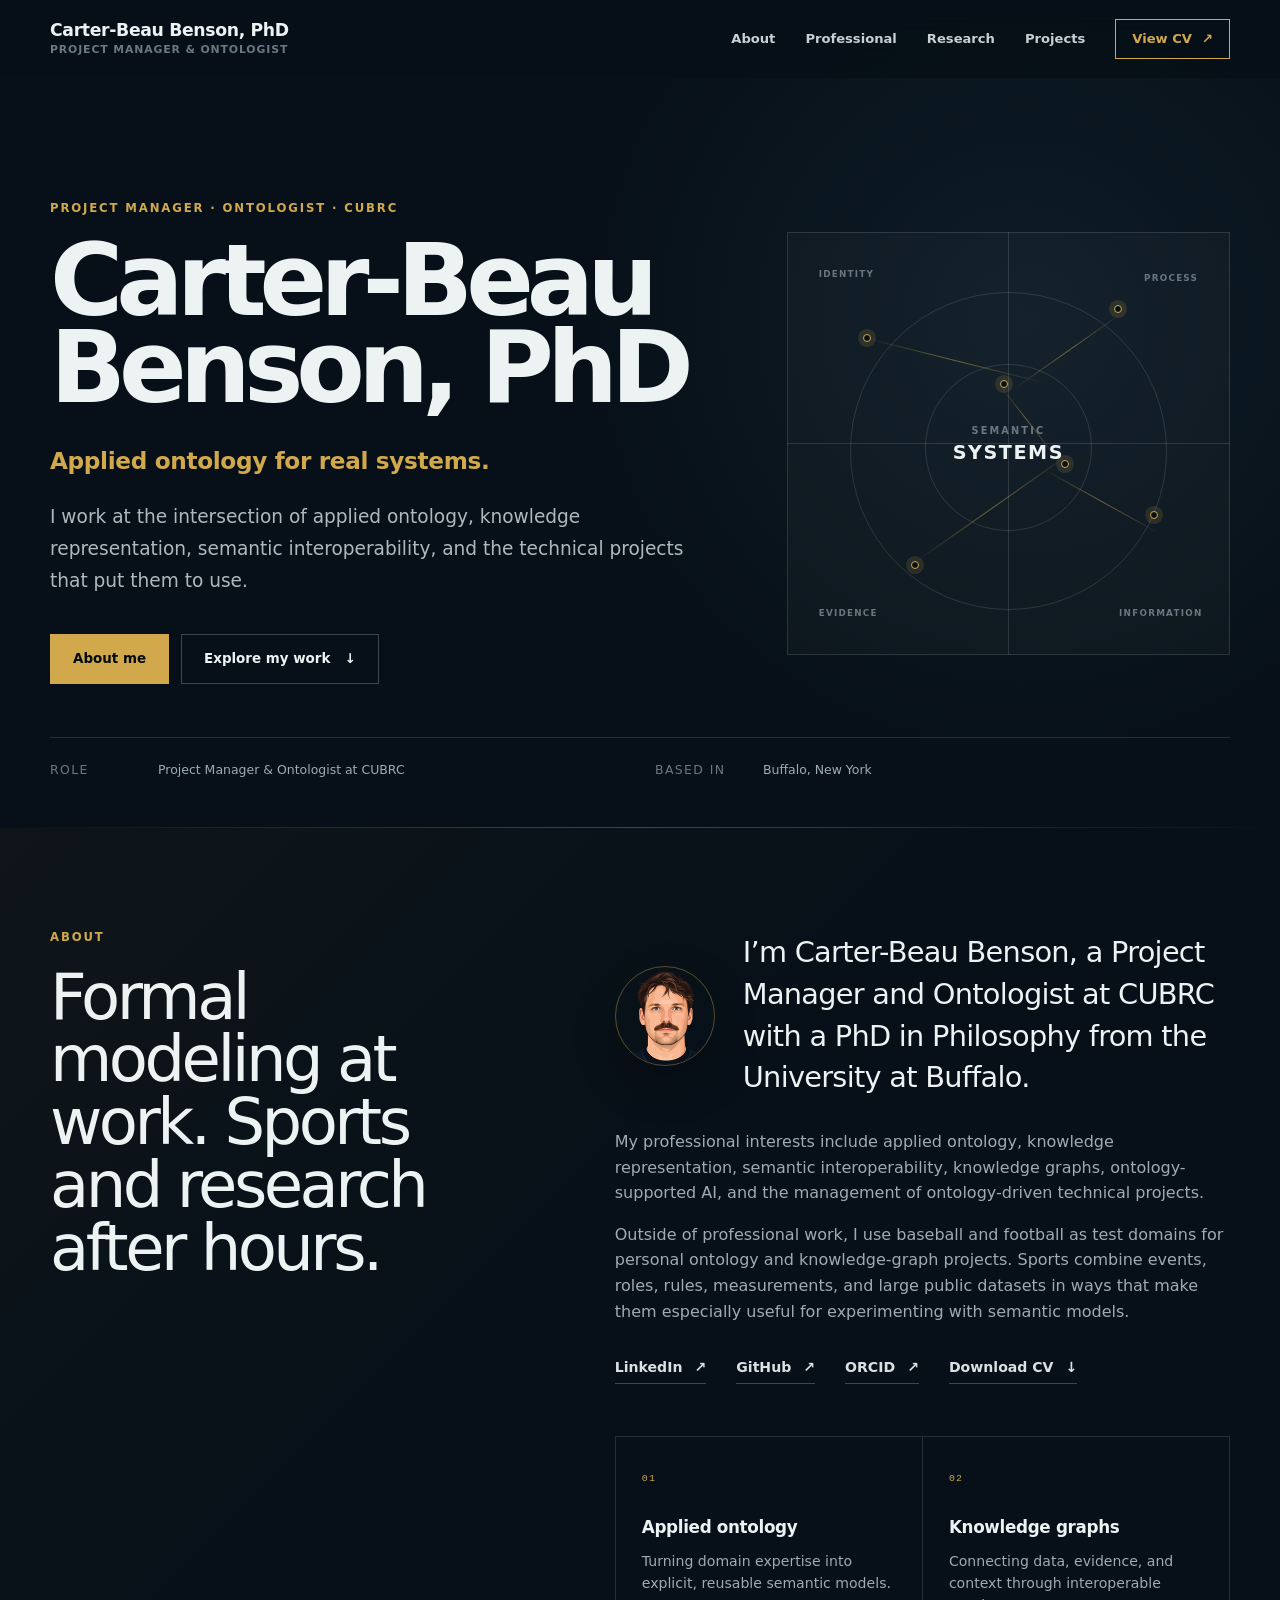
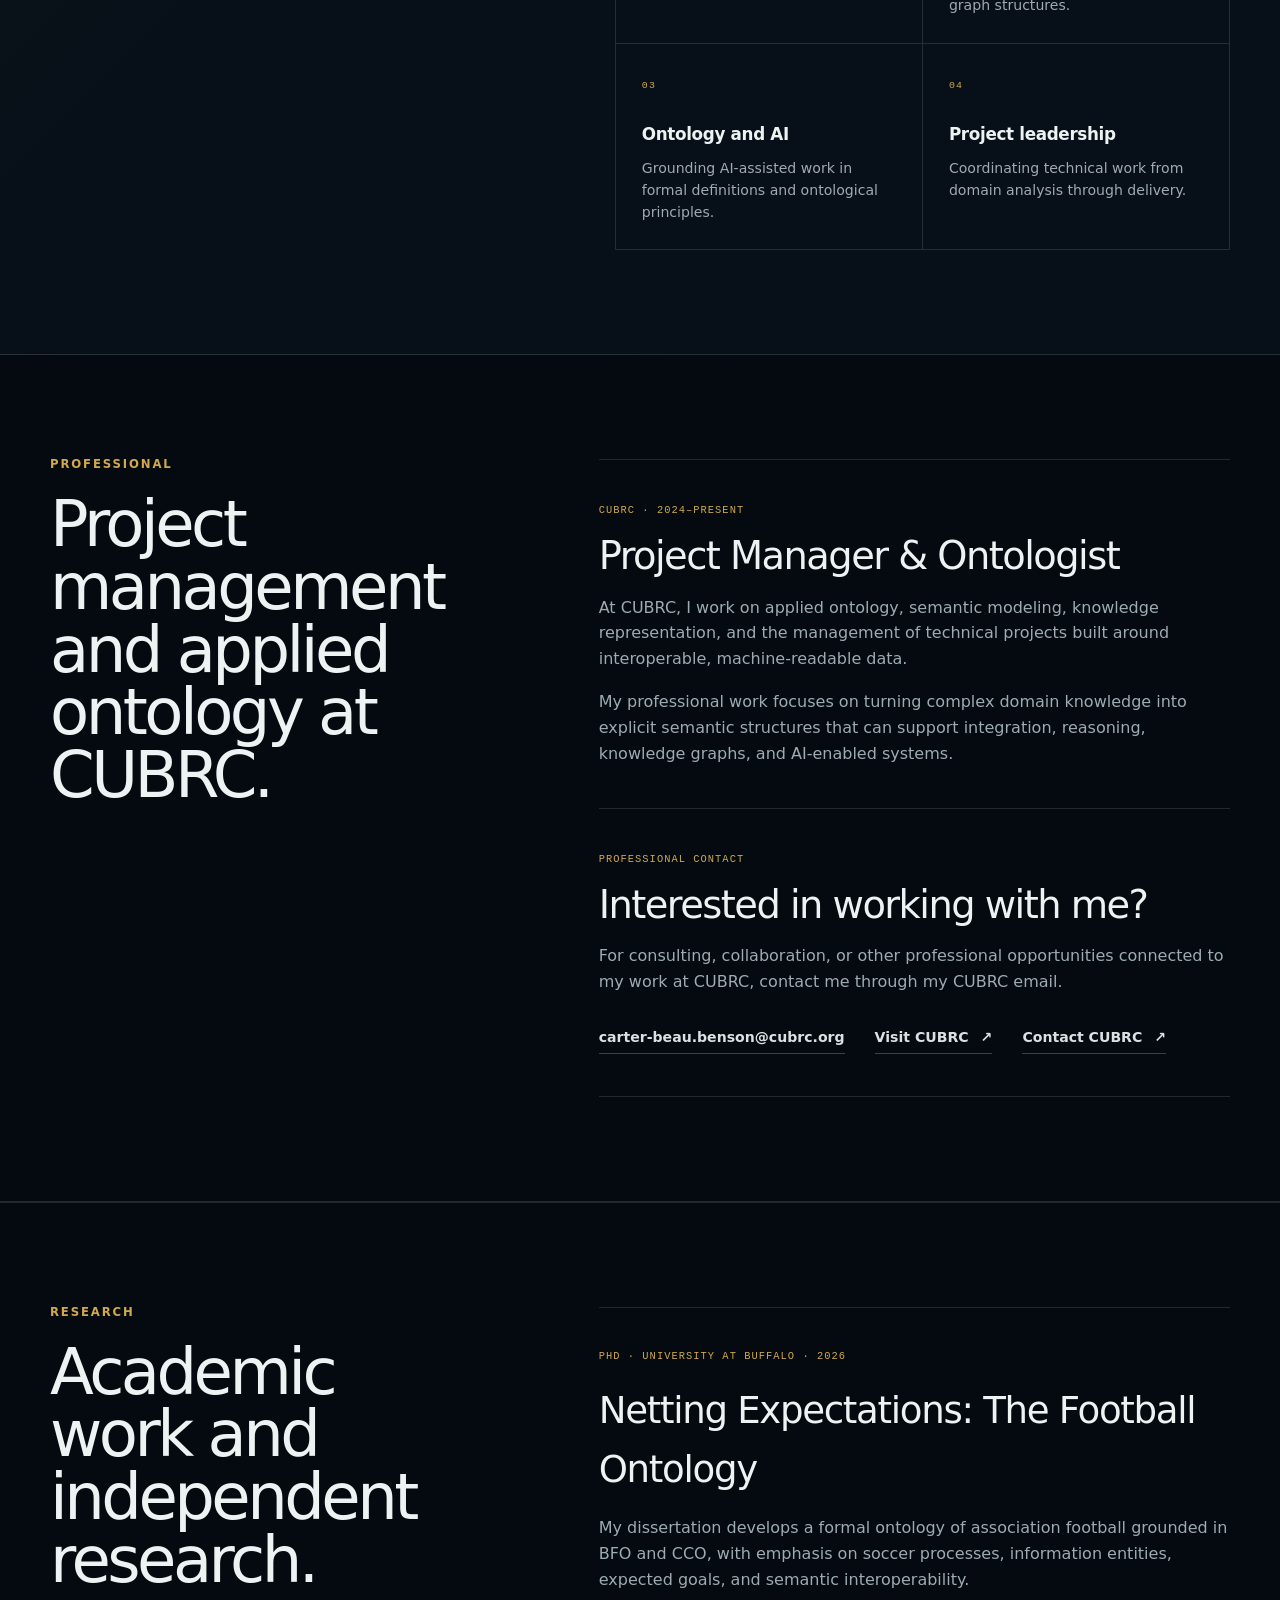
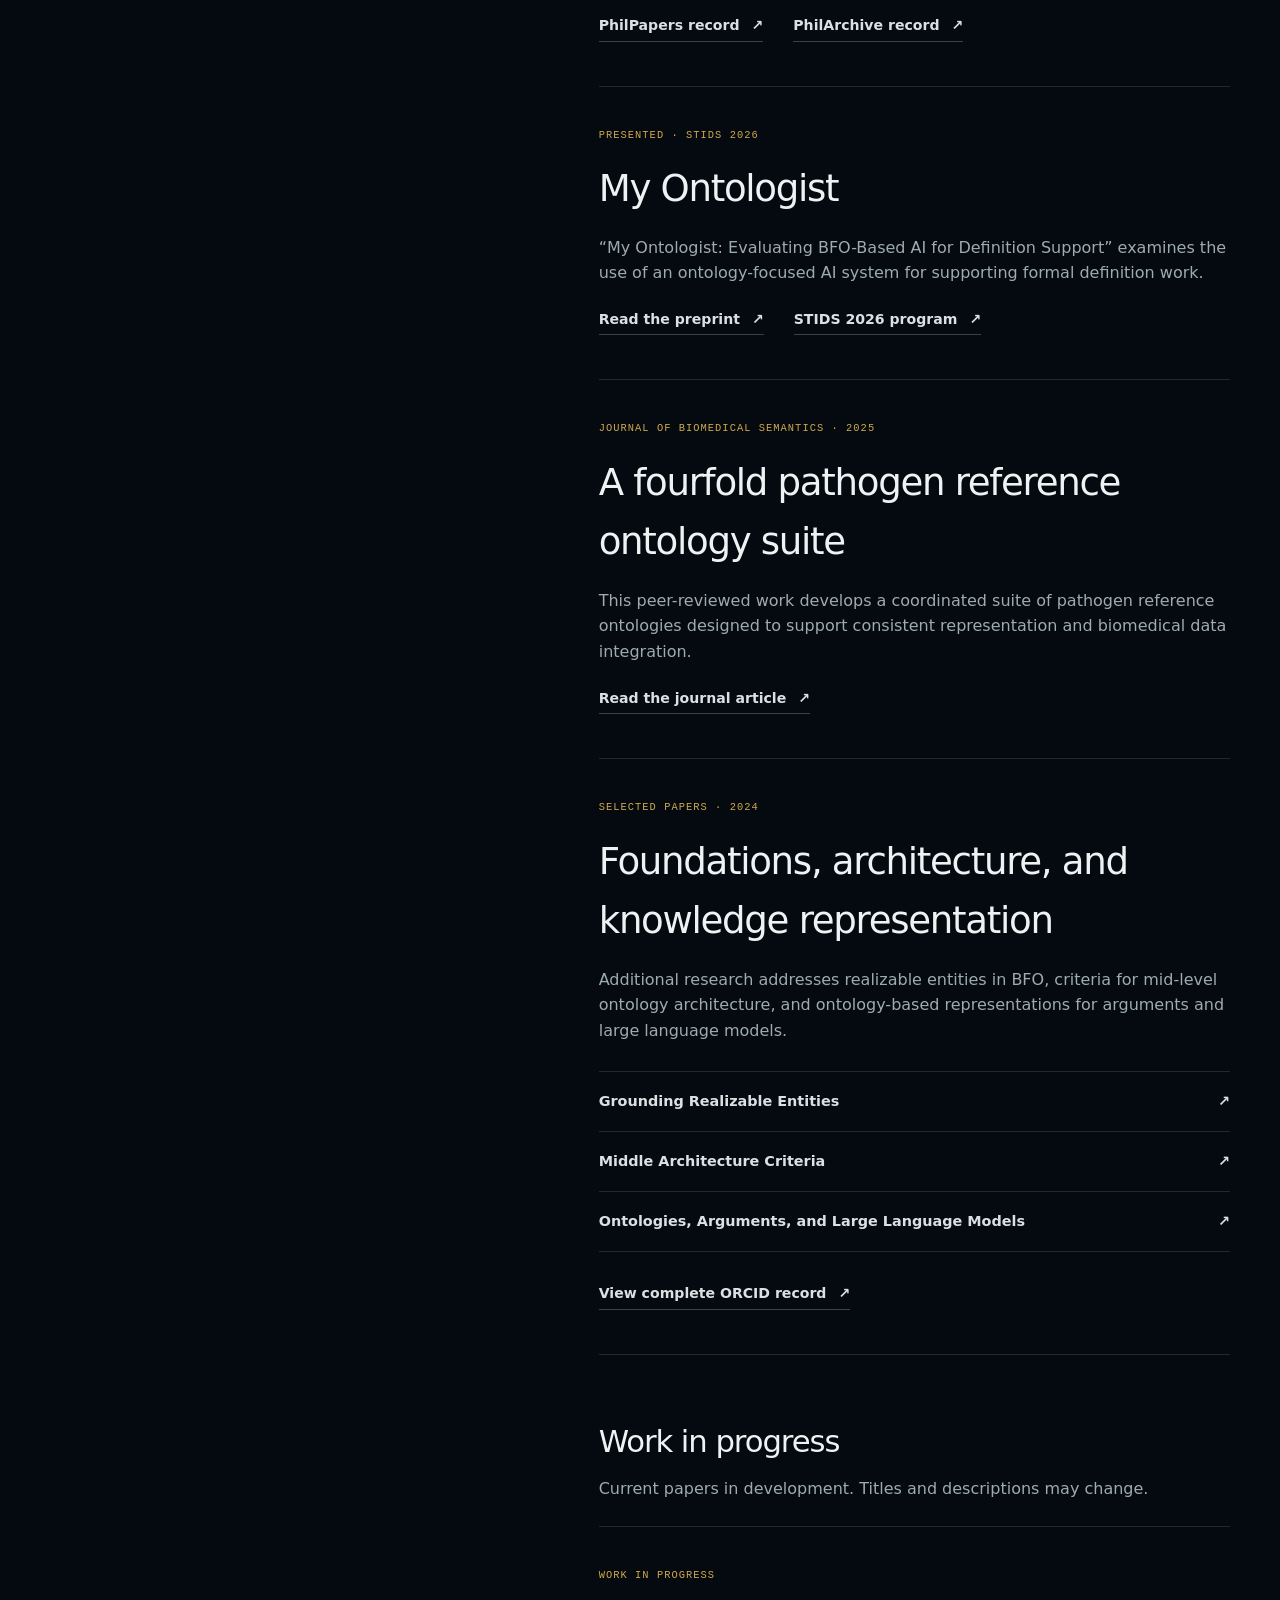
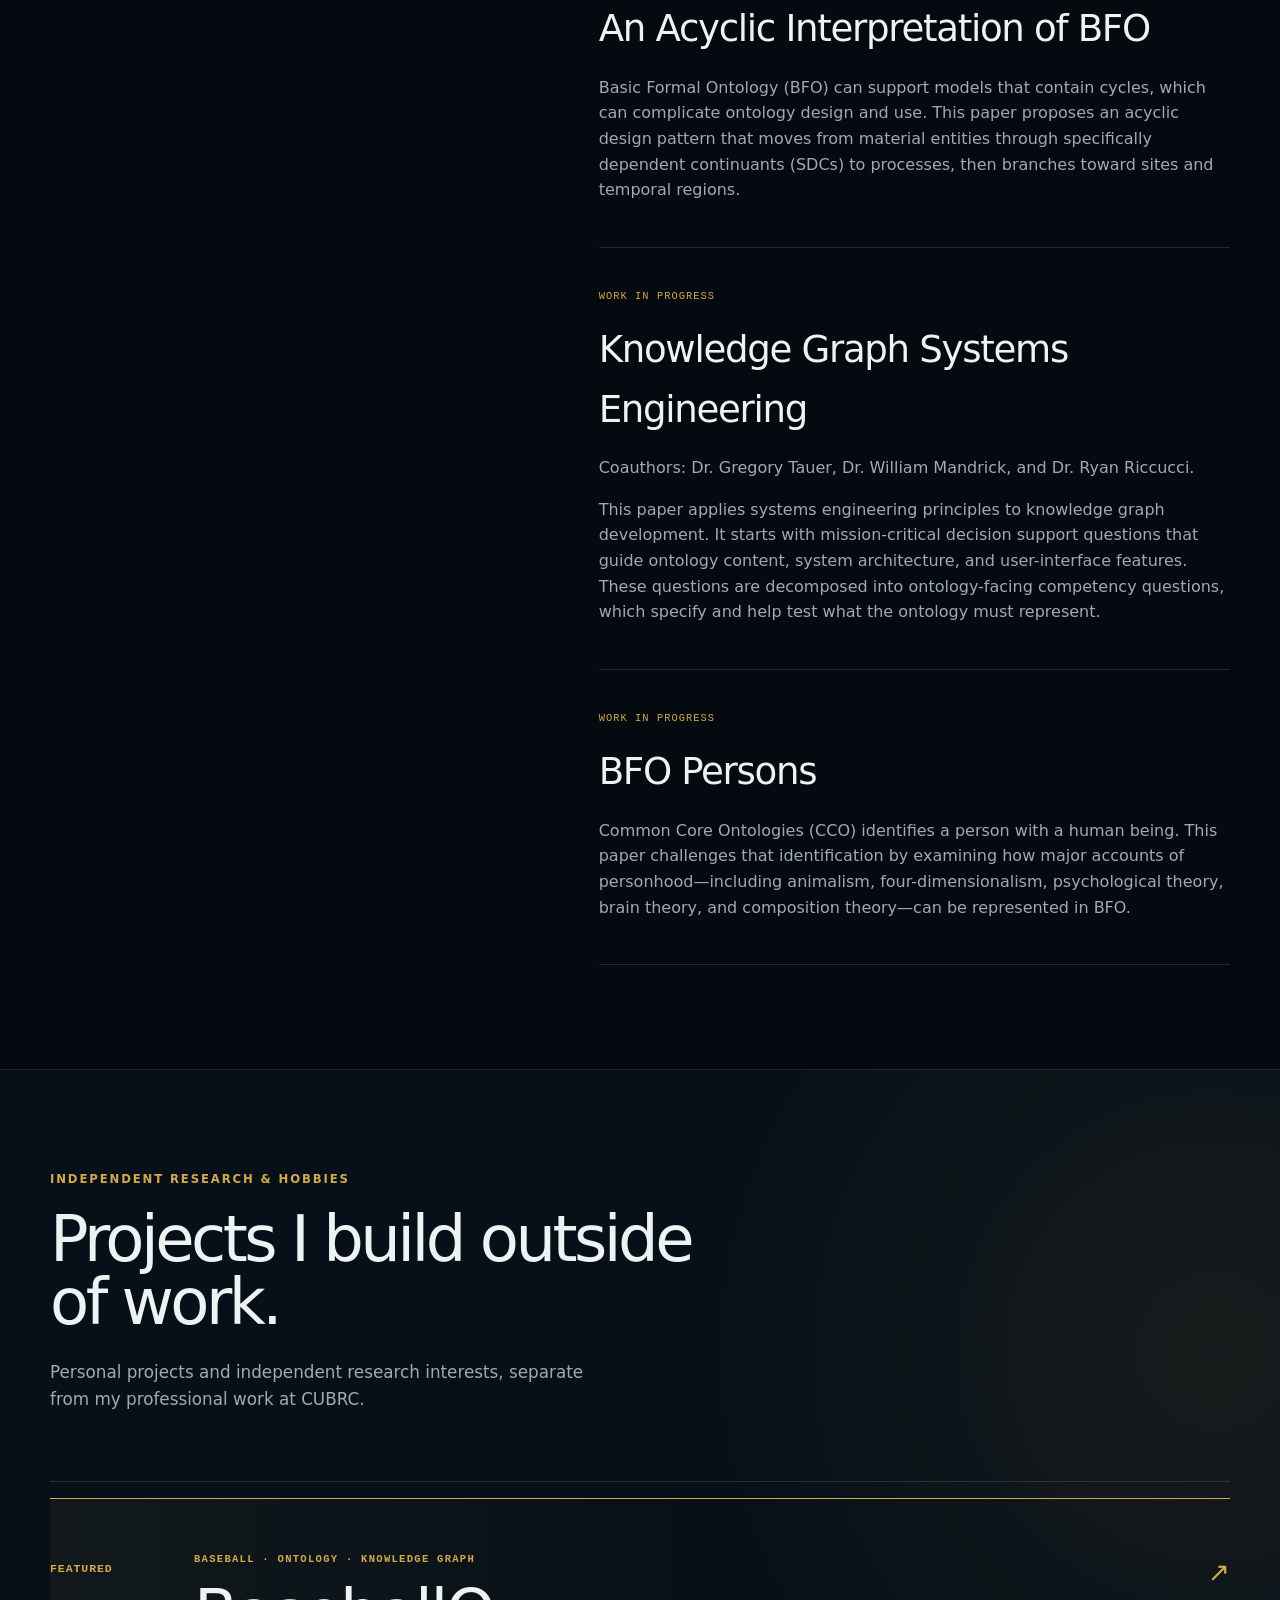
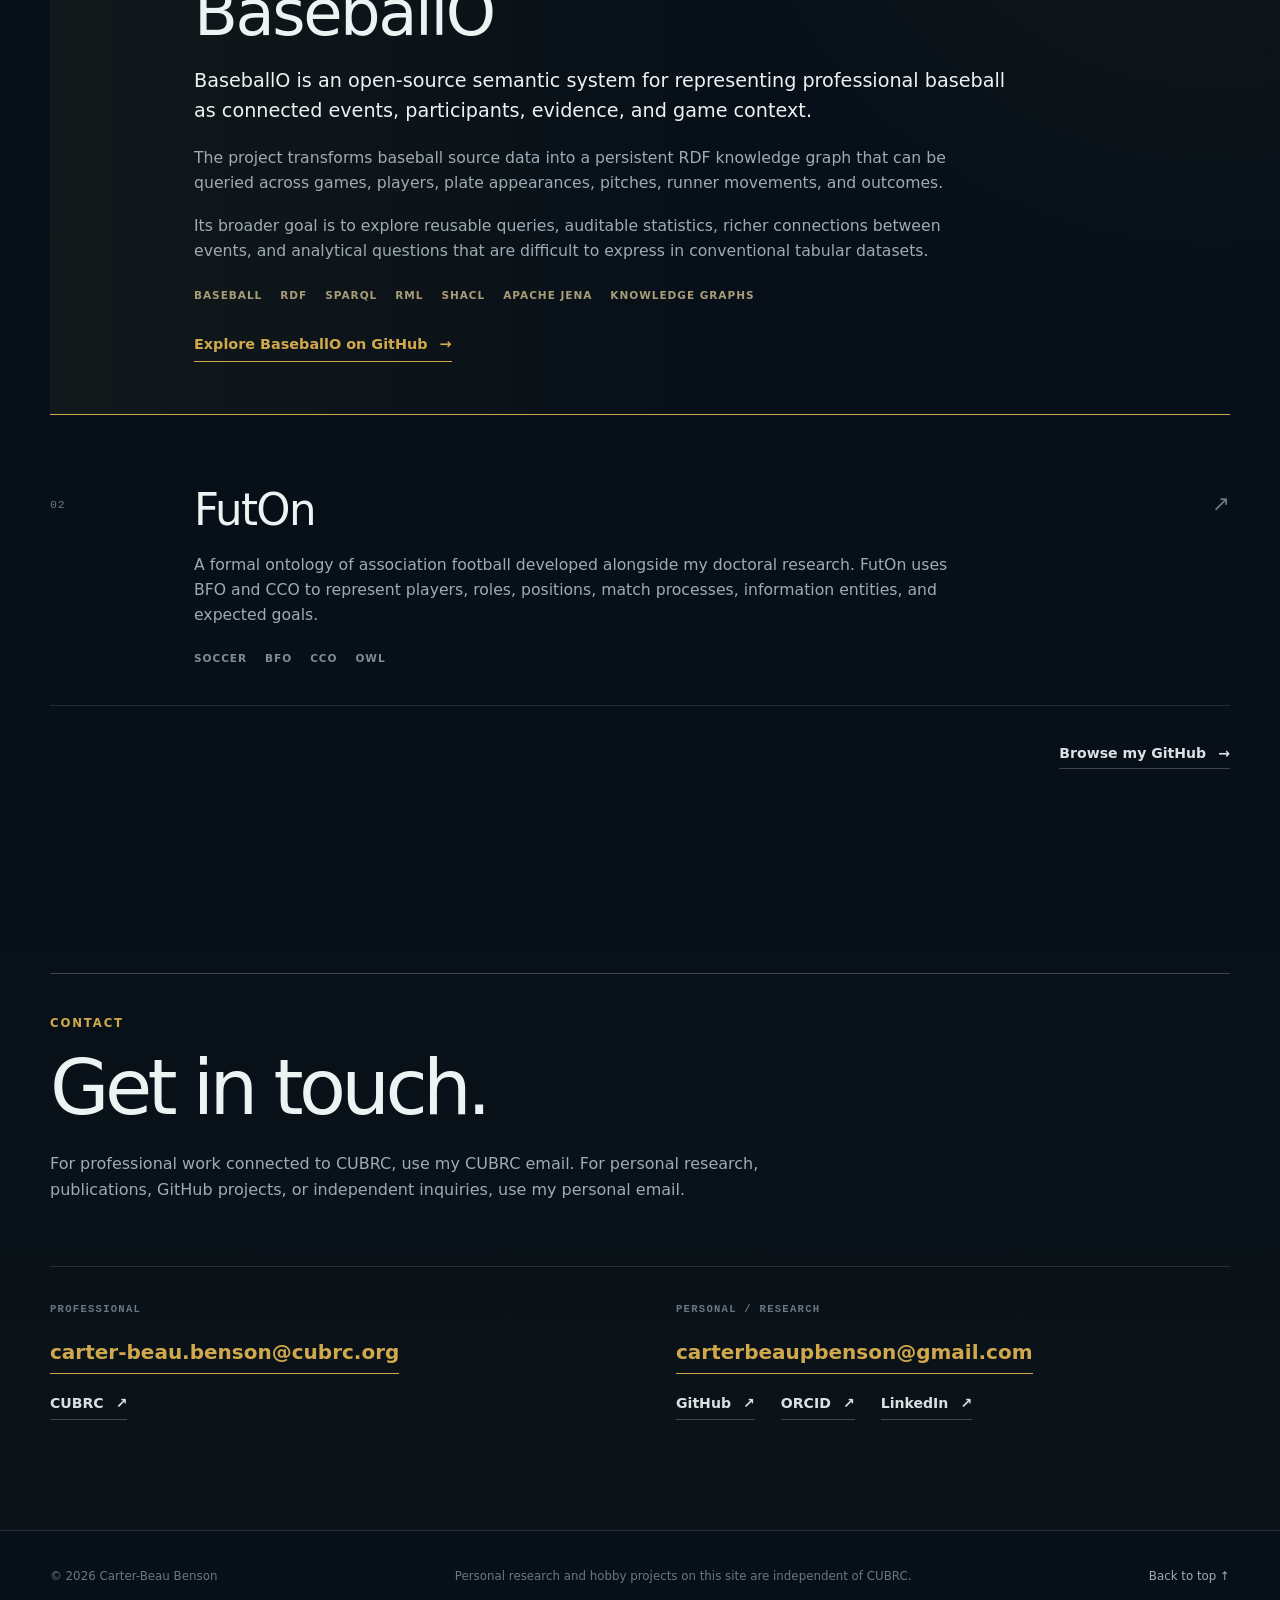
<file: index.html>
<!doctype html>
<html lang="en">
<head>
  <meta charset="utf-8">
  <meta name="viewport" content="width=device-width, initial-scale=1">

  <title>Carter-Beau Benson, PhD | Ontologist &amp; Project Manager</title>
  <meta name="description" content="Carter-Beau Benson, PhD, is a project manager and ontologist at CUBRC in Buffalo, New York, specializing in applied ontology, knowledge graphs, semantic interoperability, and AI.">
  <meta name="author" content="Carter-Beau Benson">
  <meta name="robots" content="index, follow, max-image-preview:large">
  <meta name="google-site-verification" content="ydsdQN-cW3eKal6jK9Np4tlbRAz12TFwUGpYooYy6WM">
  <meta name="theme-color" content="#071018">
  <link rel="canonical" href="https://carterbeaubenson.github.io/personalsite/">
  <link rel="icon" type="image/png" sizes="16x16" href="assets/favicon-ontology-sports-16.png">
  <link rel="icon" type="image/png" sizes="32x32" href="assets/favicon-ontology-sports-32.png">
  <link rel="icon" type="image/png" sizes="64x64" href="assets/favicon-ontology-sports-64.png">
  <link rel="apple-touch-icon" sizes="192x192" href="assets/favicon-ontology-sports-192.png">

  <meta property="og:type" content="profile">
  <meta property="og:title" content="Carter-Beau Benson, PhD | Ontologist &amp; Project Manager">
  <meta property="og:description" content="Applied ontology, knowledge graphs, semantic interoperability, AI, and technical project management.">
  <meta property="og:url" content="https://carterbeaubenson.github.io/personalsite/">
  <meta property="og:image" content="https://carterbeaubenson.github.io/personalsite/assets/og.png">
  <meta property="og:image:width" content="1731">
  <meta property="og:image:height" content="909">
  <meta property="og:image:alt" content="Carter-Beau Benson, PhD — Ontologist and Project Manager">
  <meta property="profile:first_name" content="Carter-Beau">
  <meta property="profile:last_name" content="Benson">
  <meta name="twitter:card" content="summary_large_image">
  <meta name="twitter:image" content="https://carterbeaubenson.github.io/personalsite/assets/og.png">

  <script type="application/ld+json">
  {
    "@context": "https://schema.org",
    "@graph": [
      {
        "@type": "WebSite",
        "@id": "https://carterbeaubenson.github.io/personalsite/#website",
        "url": "https://carterbeaubenson.github.io/personalsite/",
        "name": "Carter-Beau Benson",
        "publisher": { "@id": "https://carterbeaubenson.github.io/personalsite/#person" }
      },
      {
        "@type": "ProfilePage",
        "@id": "https://carterbeaubenson.github.io/personalsite/#profile",
        "url": "https://carterbeaubenson.github.io/personalsite/",
        "name": "Carter-Beau Benson, PhD — Ontologist and Project Manager",
        "dateModified": "2026-10-28",
        "mainEntity": { "@id": "https://carterbeaubenson.github.io/personalsite/#person" },
        "isPartOf": { "@id": "https://carterbeaubenson.github.io/personalsite/#website" }
      },
      {
        "@type": "Person",
        "@id": "https://carterbeaubenson.github.io/personalsite/#person",
        "name": "Carter-Beau Benson",
        "givenName": "Carter-Beau",
        "familyName": "Benson",
        "honorificSuffix": "PhD",
        "url": "https://carterbeaubenson.github.io/personalsite/",
        "image": "https://carterbeaubenson.github.io/personalsite/assets/carter-beau-benson-headshot.jpg",
        "description": "Ontologist and project manager specializing in applied ontology, knowledge representation, semantic interoperability, knowledge graphs, and ontology-supported AI.",
        "jobTitle": ["Project Manager", "Ontologist"],
        "worksFor": {
          "@type": "Organization",
          "name": "CUBRC",
          "url": "https://www.cubrc.org/"
        },
        "alumniOf": {
          "@type": "CollegeOrUniversity",
          "name": "University at Buffalo"
        },
        "address": {
          "@type": "PostalAddress",
          "addressLocality": "Buffalo",
          "addressRegion": "NY",
          "addressCountry": "US"
        },
        "knowsAbout": [
          "Applied ontology",
          "Knowledge representation",
          "Knowledge graphs",
          "Semantic interoperability",
          "Ontology-supported artificial intelligence"
        ],
        "sameAs": [
          "https://www.linkedin.com/in/carterbeaubenson",
          "https://github.com/CarterBeauBenson",
          "https://orcid.org/0009-0006-5880-7503",
          "https://www.researchgate.net/profile/Carter-Beau-Benson"
        ],
        "subjectOf": [
          {
            "@type": "CreativeWork",
            "name": "Netting Expectations: The Football Ontology",
            "url": "https://philpapers.org/rec/BENNET"
          },
          {
            "@type": "ScholarlyArticle",
            "name": "A fourfold pathogen reference ontology suite",
            "url": "https://doi.org/10.1186/s13326-025-00333-6"
          },
          {
            "@type": "ScholarlyArticle",
            "name": "My Ontologist: Evaluating BFO-Based AI for Definition Support",
            "url": "https://arxiv.org/abs/2407.17657"
          }
        ]
      }
    ]
  }
  </script>

  <link rel="stylesheet" href="css/base.css">
  <link rel="stylesheet" href="css/header.css">
  <link rel="stylesheet" href="css/hero.css">
  <link rel="stylesheet" href="css/sections.css">
  <link rel="stylesheet" href="css/responsive.css">
  <script defer src="js/config.js"></script>
  <script defer src="js/main.js"></script>
</head>

<body>
  <a class="skip-link" href="#main">Skip to content</a>

  <header class="site-header" id="top">
    <div class="shell nav-shell">
      <a class="brand" href="#top" aria-label="Carter-Beau Benson home">
        <span class="brand-name">Carter-Beau Benson, PhD</span>
        <span class="brand-role">Project Manager &amp; Ontologist</span>
      </a>

      <button class="nav-toggle" type="button" aria-label="Open navigation" aria-expanded="false" aria-controls="site-nav">
        <span></span>
        <span></span>
      </button>

      <nav class="site-nav" id="site-nav" aria-label="Primary navigation">
        <a href="#about">About</a>
        <a href="#professional">Professional</a>
        <a href="#research">Research</a>
        <a href="#personal">Projects</a>
        <a class="nav-cv" href="assets/carter-beau-benson-cv.pdf" target="_blank" rel="noopener">
          View CV <span aria-hidden="true">↗</span>
        </a>
      </nav>
    </div>
  </header>

  <main id="main">
    <section class="hero section" aria-labelledby="page-title">
      <div class="shell hero-grid">
        <div class="hero-copy reveal">
          <p class="eyebrow">Project Manager · Ontologist · CUBRC</p>
          <h1 class="hero-name" id="page-title">Carter-Beau <span>Benson, PhD</span></h1>
          <p class="hero-title">Applied ontology for real systems.</p>
          <p class="hero-lede">
            I work at the intersection of applied ontology, knowledge representation,
            semantic interoperability, and the technical projects that put them to use.
          </p>
          <div class="hero-actions">
            <a class="button button-primary" href="#about">About me</a>
            <a class="button button-secondary" href="#professional">Explore my work <span aria-hidden="true">↓</span></a>
          </div>
        </div>

        <div class="hero-visual reveal" aria-hidden="true">
          <div class="system-map">
            <div class="map-label map-label-a">IDENTITY</div>
            <div class="map-label map-label-b">PROCESS</div>
            <div class="map-label map-label-c">INFORMATION</div>
            <div class="map-label map-label-d">EVIDENCE</div>
            <span class="node node-1"></span><span class="node node-2"></span>
            <span class="node node-3"></span><span class="node node-4"></span>
            <span class="node node-5"></span><span class="node node-6"></span>
            <span class="edge edge-1"></span><span class="edge edge-2"></span>
            <span class="edge edge-3"></span><span class="edge edge-4"></span>
            <span class="edge edge-5"></span>
            <div class="map-center"><span>SEMANTIC</span><strong>SYSTEMS</strong></div>
          </div>
        </div>
      </div>

      <div class="shell hero-meta reveal">
        <div><span class="meta-label">Role</span><span>Project Manager &amp; Ontologist at CUBRC</span></div>
        <div><span class="meta-label">Based in</span><span>Buffalo, New York</span></div>
      </div>
    </section>

    <section class="section about-section" id="about" aria-labelledby="about-title">
      <div class="shell about-grid">
        <div class="section-heading reveal">
          <p class="eyebrow">About</p>
          <h2 id="about-title">Formal modeling at work. Sports and research after hours.</h2>
        </div>

        <div class="about-copy reveal">
          <div class="about-intro">
            <img
              class="about-portrait"
              src="assets/favicon-face-192.png"
              width="192"
              height="192"
              alt="Illustrated portrait of Carter-Beau Benson"
              loading="lazy"
              decoding="async"
            >
            <p class="about-lede">
              I’m Carter-Beau Benson, a Project Manager and Ontologist at CUBRC with a PhD in Philosophy from the University at Buffalo.
            </p>
          </div>
          <p>
            My professional interests include applied ontology, knowledge representation,
            semantic interoperability, knowledge graphs, ontology-supported AI, and the
            management of ontology-driven technical projects.
          </p>
          <p>
            Outside of professional work, I use baseball and football as test domains for
            personal ontology and knowledge-graph projects. Sports combine events, roles,
            rules, measurements, and large public datasets in ways that make them especially
            useful for experimenting with semantic models.
          </p>

          <div class="link-cluster" aria-label="Carter-Beau Benson profiles">
            <a class="text-link" href="https://www.linkedin.com/in/carterbeaubenson" data-config-href="linkedin" target="_blank" rel="me noopener">LinkedIn <span aria-hidden="true">↗</span></a>
            <a class="text-link" href="https://github.com/CarterBeauBenson" data-config-href="github" target="_blank" rel="me noopener">GitHub <span aria-hidden="true">↗</span></a>
            <a class="text-link" href="https://orcid.org/0009-0006-5880-7503" data-config-href="orcid" target="_blank" rel="me noopener">ORCID <span aria-hidden="true">↗</span></a>
            <a class="text-link" href="assets/carter-beau-benson-cv.pdf" download="Carter-Beau_Benson_CV_2026.pdf">Download CV <span aria-hidden="true">↓</span></a>
          </div>

          <div class="focus-grid" aria-label="Current areas of focus">
            <div class="focus-item">
              <span>01</span>
              <h3>Applied ontology</h3>
              <p>Turning domain expertise into explicit, reusable semantic models.</p>
            </div>
            <div class="focus-item">
              <span>02</span>
              <h3>Knowledge graphs</h3>
              <p>Connecting data, evidence, and context through interoperable graph structures.</p>
            </div>
            <div class="focus-item">
              <span>03</span>
              <h3>Ontology and AI</h3>
              <p>Grounding AI-assisted work in formal definitions and ontological principles.</p>
            </div>
            <div class="focus-item">
              <span>04</span>
              <h3>Project leadership</h3>
              <p>Coordinating technical work from domain analysis through delivery.</p>
            </div>
          </div>
        </div>
      </div>
    </section>

    <section class="section professional-section" id="professional" aria-labelledby="professional-title">
      <div class="shell two-column">
        <div class="section-heading sticky-heading reveal">
          <p class="eyebrow">Professional</p>
          <h2 id="professional-title">Project management and applied ontology at CUBRC.</h2>
        </div>

        <div class="professional-content">
          <article class="content-block reveal">
            <div class="research-meta">CUBRC · 2024–PRESENT</div>
            <h3>Project Manager &amp; Ontologist</h3>
            <p>At CUBRC, I work on applied ontology, semantic modeling, knowledge representation, and the management of technical projects built around interoperable, machine-readable data.</p>
            <p>My professional work focuses on turning complex domain knowledge into explicit semantic structures that can support integration, reasoning, knowledge graphs, and AI-enabled systems.</p>
          </article>

          <article class="content-block reveal">
            <div class="research-meta">PROFESSIONAL CONTACT</div>
            <h3>Interested in working with me?</h3>
            <p>For consulting, collaboration, or other professional opportunities connected to my work at CUBRC, contact me through my CUBRC email.</p>
            <div class="link-cluster">
              <a class="text-link" href="mailto:carter-beau.benson@cubrc.org" data-cubrc-email>carter-beau.benson@cubrc.org</a>
              <a class="text-link" href="https://www.cubrc.org/" data-config-href="cubrcWebsite" target="_blank" rel="noopener">Visit CUBRC <span aria-hidden="true">↗</span></a>
              <a class="text-link" href="https://www.cubrc.org/contact/" data-config-href="cubrcContact" target="_blank" rel="noopener">Contact CUBRC <span aria-hidden="true">↗</span></a>
            </div>
          </article>
        </div>
      </div>
    </section>

    <section class="section research-section" id="research" aria-labelledby="research-title">
      <div class="shell two-column">
        <div class="section-heading sticky-heading reveal">
          <p class="eyebrow">Research</p>
          <h2 id="research-title">Academic work and independent research.</h2>
        </div>

        <div class="research-list">
          <article class="research-item reveal">
            <div class="research-meta">PHD · UNIVERSITY AT BUFFALO · 2026</div>
            <h3>Netting Expectations: The Football Ontology</h3>
            <p>My dissertation develops a formal ontology of association football grounded in BFO and CCO, with emphasis on soccer processes, information entities, expected goals, and semantic interoperability.</p>
            <div class="link-cluster compact-links">
              <a class="text-link" href="https://philpapers.org/rec/BENNET" target="_blank" rel="noopener">PhilPapers record <span aria-hidden="true">↗</span></a>
              <a class="text-link" href="https://philarchive.org/rec/BENNET" target="_blank" rel="noopener">PhilArchive record <span aria-hidden="true">↗</span></a>
            </div>
          </article>

          <article class="research-item reveal">
            <div class="research-meta">PRESENTED · STIDS 2026</div>
            <h3>My Ontologist</h3>
            <p>“My Ontologist: Evaluating BFO-Based AI for Definition Support” examines the use of an ontology-focused AI system for supporting formal definition work.</p>
            <div class="link-cluster compact-links">
              <a class="text-link" href="https://arxiv.org/abs/2407.17657" target="_blank" rel="noopener">Read the preprint <span aria-hidden="true">↗</span></a>
              <a class="text-link" href="https://ncor-network.org/events/stids2026" target="_blank" rel="noopener">STIDS 2026 program <span aria-hidden="true">↗</span></a>
            </div>
          </article>

          <article class="research-item reveal">
            <div class="research-meta">JOURNAL OF BIOMEDICAL SEMANTICS · 2025</div>
            <h3>A fourfold pathogen reference ontology suite</h3>
            <p>This peer-reviewed work develops a coordinated suite of pathogen reference ontologies designed to support consistent representation and biomedical data integration.</p>
            <a class="text-link" href="https://doi.org/10.1186/s13326-025-00333-6" target="_blank" rel="noopener">Read the journal article <span aria-hidden="true">↗</span></a>
          </article>

          <article class="research-item reveal">
            <div class="research-meta">SELECTED PAPERS · 2024</div>
            <h3>Foundations, architecture, and knowledge representation</h3>
            <p>Additional research addresses realizable entities in BFO, criteria for mid-level ontology architecture, and ontology-based representations for arguments and large language models.</p>
            <div class="publication-links">
              <a href="https://arxiv.org/abs/2405.00197" target="_blank" rel="noopener"><span>Grounding Realizable Entities</span><span aria-hidden="true">↗</span></a>
              <a href="https://arxiv.org/abs/2404.17757" target="_blank" rel="noopener"><span>Middle Architecture Criteria</span><span aria-hidden="true">↗</span></a>
              <a href="https://philpapers.org/rec/BEVOAA" target="_blank" rel="noopener"><span>Ontologies, Arguments, and Large Language Models</span><span aria-hidden="true">↗</span></a>
            </div>
            <a class="text-link orcid-link" href="https://orcid.org/0009-0006-5880-7503" data-config-href="orcid" target="_blank" rel="me noopener">View complete ORCID record <span aria-hidden="true">↗</span></a>
          </article>

          <section class="research-in-progress" aria-labelledby="work-in-progress-title">
            <h3 id="work-in-progress-title">Work in progress</h3>
            <p class="research-in-progress-intro">Current papers in development. Titles and descriptions may change.</p>

            <article class="research-item reveal">
              <div class="research-meta">WORK IN PROGRESS</div>
              <h4>An Acyclic Interpretation of BFO</h4>
              <p>Basic Formal Ontology (BFO) can support models that contain cycles, which can complicate ontology design and use. This paper proposes an acyclic design pattern that moves from material entities through specifically dependent continuants (SDCs) to processes, then branches toward sites and temporal regions.</p>
            </article>

            <article class="research-item reveal">
              <div class="research-meta">WORK IN PROGRESS</div>
              <h4>Knowledge Graph Systems Engineering</h4>
              <p>Coauthors: Dr. Gregory Tauer, Dr. William Mandrick, and Dr. Ryan Riccucci.</p>
              <p>This paper applies systems engineering principles to knowledge graph development. It starts with mission-critical decision support questions that guide ontology content, system architecture, and user-interface features. These questions are decomposed into ontology-facing competency questions, which specify and help test what the ontology must represent.</p>
            </article>

            <article class="research-item reveal">
              <div class="research-meta">WORK IN PROGRESS</div>
              <h4>BFO Persons</h4>
              <p>Common Core Ontologies (CCO) identifies a person with a human being. This paper challenges that identification by examining how major accounts of personhood—including animalism, four-dimensionalism, psychological theory, brain theory, and composition theory—can be represented in BFO.</p>
            </article>
          </section>
        </div>
      </div>
    </section>

    <section class="section work-section" id="personal" aria-labelledby="projects-title">
      <div class="shell">
        <div class="section-heading reveal">
          <p class="eyebrow">Independent research &amp; hobbies</p>
          <h2 id="projects-title">Projects I build outside of work.</h2>
          <p>Personal projects and independent research interests, separate from my professional work at CUBRC.</p>
        </div>

        <div class="project-list">
          <a class="project project-featured reveal" href="https://github.com/CarterBeauBenson/BaseballO" target="_blank" rel="noopener">
            <div class="project-number">FEATURED</div>
            <div class="project-main">
              <div class="project-topline">
                <div><p class="project-kicker">BASEBALL · ONTOLOGY · KNOWLEDGE GRAPH</p><h3>BaseballO</h3></div>
                <span class="project-arrow" aria-hidden="true">↗</span>
              </div>
              <p class="project-lede">BaseballO is an open-source semantic system for representing professional baseball as connected events, participants, evidence, and game context.</p>
              <p>The project transforms baseball source data into a persistent RDF knowledge graph that can be queried across games, players, plate appearances, pitches, runner movements, and outcomes.</p>
              <p>Its broader goal is to explore reusable queries, auditable statistics, richer connections between events, and analytical questions that are difficult to express in conventional tabular datasets.</p>
              <div class="tags"><span>Baseball</span><span>RDF</span><span>SPARQL</span><span>RML</span><span>SHACL</span><span>Apache Jena</span><span>Knowledge Graphs</span></div>
              <div class="project-cta">Explore BaseballO on GitHub <span aria-hidden="true">→</span></div>
            </div>
          </a>

          <a class="project reveal" href="https://github.com/CarterBeauBenson/ProvisionalFootballOntology-Soccer-" target="_blank" rel="noopener">
            <div class="project-number">02</div>
            <div class="project-main">
              <div class="project-topline"><h3>FutOn</h3><span class="project-arrow" aria-hidden="true">↗</span></div>
              <p>A formal ontology of association football developed alongside my doctoral research. FutOn uses BFO and CCO to represent players, roles, positions, match processes, information entities, and expected goals.</p>
              <div class="tags"><span>Soccer</span><span>BFO</span><span>CCO</span><span>OWL</span></div>
            </div>
          </a>
        </div>

        <div class="section-link-row reveal">
          <a class="text-link" href="https://github.com/CarterBeauBenson" data-config-href="github" target="_blank" rel="me noopener">Browse my GitHub <span aria-hidden="true">→</span></a>
        </div>
      </div>
    </section>

    <section class="contact section" id="contact" aria-labelledby="contact-title">
      <div class="shell contact-inner reveal">
        <p class="eyebrow">Contact</p>
        <div class="contact-line">
          <div>
            <h2 id="contact-title">Get in touch.</h2>
            <p>For professional work connected to CUBRC, use my CUBRC email. For personal research, publications, GitHub projects, or independent inquiries, use my personal email.</p>
          </div>
        </div>

        <div class="contact-options">
          <div class="contact-option">
            <span class="contact-label">PROFESSIONAL</span>
            <a class="contact-email" href="mailto:carter-beau.benson@cubrc.org" data-cubrc-email>carter-beau.benson@cubrc.org</a>
            <a class="text-link" href="https://www.cubrc.org/" data-config-href="cubrcWebsite" target="_blank" rel="noopener">CUBRC <span aria-hidden="true">↗</span></a>
          </div>

          <div class="contact-option">
            <span class="contact-label">PERSONAL / RESEARCH</span>
            <a class="contact-email" href="mailto:carterbeaupbenson@gmail.com" data-personal-email>carterbeaupbenson@gmail.com</a>
            <div class="contact-socials">
              <a class="text-link" href="https://github.com/CarterBeauBenson" data-config-href="github" target="_blank" rel="me noopener">GitHub <span aria-hidden="true">↗</span></a>
              <a class="text-link" href="https://orcid.org/0009-0006-5880-7503" data-config-href="orcid" target="_blank" rel="me noopener">ORCID <span aria-hidden="true">↗</span></a>
              <a class="text-link" href="https://www.linkedin.com/in/carterbeaubenson" data-config-href="linkedin" target="_blank" rel="me noopener">LinkedIn <span aria-hidden="true">↗</span></a>
            </div>
          </div>
        </div>
      </div>
    </section>
  </main>

  <footer class="site-footer">
    <div class="shell footer-inner">
      <p>© <span id="year"></span> Carter-Beau Benson</p>
      <p>Personal research and hobby projects on this site are independent of CUBRC.</p>
      <a href="#top">Back to top <span aria-hidden="true">↑</span></a>
    </div>
  </footer>
</body>
</html>
</file>
<file: css/base.css>
:root {
  --bg: #071018;
  --bg-deep: #040a0f;
  --surface: #0b1620;

  --text: #edf2f3;
  --muted: #9eabb2;
  --muted-2: #697881;

  --line: rgba(237, 242, 243, 0.13);
  --line-strong: rgba(237, 242, 243, 0.24);

  --accent: #d1a94c;
  --accent-soft: rgba(209, 169, 76, 0.14);

  --max-width: 1180px;
  --header-height: 78px;

  --ease: cubic-bezier(0.2, 0.75, 0.25, 1);
}

*,
*::before,
*::after {
  box-sizing: border-box;
}

html {
  scroll-behavior: smooth;
  scroll-padding-top: calc(var(--header-height) + 24px);
}

body {
  margin: 0;
  min-width: 320px;

  background:
    radial-gradient(
      circle at 80% 4%,
      rgba(34, 62, 77, 0.28),
      transparent 28rem
    ),
    var(--bg);

  color: var(--text);

  font-family:
    Inter,
    ui-sans-serif,
    system-ui,
    -apple-system,
    BlinkMacSystemFont,
    "Segoe UI",
    sans-serif;

  font-size: 16px;
  line-height: 1.6;

  -webkit-font-smoothing: antialiased;
  text-rendering: optimizeLegibility;
}

body.menu-open {
  overflow: hidden;
}

a {
  color: inherit;
  text-decoration: none;
}

button {
  color: inherit;
  font: inherit;
}

img {
  display: block;
  max-width: 100%;
}

::selection {
  background: var(--accent);
  color: var(--bg-deep);
}

.shell {
  width: min(
    calc(100% - 48px),
    var(--max-width)
  );

  margin-inline: auto;
}

.section {
  position: relative;
  padding: 104px 0;
}

.eyebrow {
  margin: 0 0 22px;

  color: var(--accent);

  font-size: 0.73rem;
  font-weight: 700;
  letter-spacing: 0.16em;
  line-height: 1;

  text-transform: uppercase;
}

.skip-link {
  position: fixed;
  z-index: 1000;

  top: 12px;
  left: 12px;

  padding: 10px 14px;

  background: var(--text);
  color: var(--bg);

  transform: translateY(-160%);
}

.skip-link:focus {
  transform: translateY(0);
}

.load-error,
.noscript-message {
  width: min(
    calc(100% - 48px),
    var(--max-width)
  );

  margin: 100px auto;
  padding: 20px;

  border: 1px solid var(--line);

  color: var(--muted);
}

.reveal {
  opacity: 0;
  transform: translateY(18px);

  transition:
    opacity 700ms var(--ease),
    transform 700ms var(--ease);
}

.reveal.visible {
  opacity: 1;
  transform: translateY(0);
}

@media (prefers-reduced-motion: reduce) {
  html {
    scroll-behavior: auto;
  }

  .reveal {
    opacity: 1;
    transform: none;
    transition: none;
  }
}
</file>
<file: css/header.css>
.site-header {
  position: fixed;
  z-index: 100;
  inset: 0 0 auto;

  height: var(--header-height);

  background: rgba(7, 16, 24, 0.9);
  border-bottom: 1px solid transparent;

  backdrop-filter: blur(16px);

  transition:
    background 220ms ease,
    border-color 220ms ease;
}

.site-header.scrolled {
  background: rgba(7, 16, 24, 0.97);
  border-bottom-color: var(--line);
}

.nav-shell {
  height: 100%;

  display: flex;
  align-items: center;
  justify-content: space-between;

  gap: 36px;
}

.brand {
  display: flex;
  flex-direction: column;
  justify-content: center;

  gap: 2px;

  min-width: 0;
}

.brand-name {
  color: var(--text);

  font-size: 1.08rem;
  font-weight: 700;
  letter-spacing: -0.02em;
  line-height: 1.15;
}

.brand-role {
  color: var(--muted-2);

  font-size: 0.68rem;
  font-weight: 600;
  letter-spacing: 0.08em;
  line-height: 1.2;

  text-transform: uppercase;
}

.site-nav {
  display: flex;
  align-items: center;

  gap: 30px;
}

.site-nav > a {
  position: relative;

  color: #c7d0d4;

  font-size: 0.82rem;
  font-weight: 560;

  transition:
    color 180ms ease,
    border-color 180ms ease,
    background 180ms ease;
}

.site-nav > a:not(.nav-cv)::after {
  content: "";

  position: absolute;

  left: 0;
  right: 100%;
  bottom: -7px;

  height: 1px;

  background: var(--accent);

  transition: right 180ms ease;
}

.site-nav > a:not(.nav-cv):hover,
.site-nav > a:not(.nav-cv):focus-visible {
  color: var(--text);
}

.site-nav > a:not(.nav-cv):hover::after,
.site-nav > a:not(.nav-cv):focus-visible::after {
  right: 0;
}

.nav-cv {
  min-height: 40px;

  display: inline-flex;
  align-items: center;
  justify-content: center;

  gap: 10px;

  padding: 0 16px;

  border: 1px solid var(--accent);

  color: var(--accent) !important;

  font-weight: 700 !important;
}

.nav-cv:hover,
.nav-cv:focus-visible {
  background: var(--accent);
  color: var(--bg-deep) !important;
}

.nav-toggle {
  display: none;

  width: 42px;
  height: 42px;

  padding: 0;

  border: 0;
  background: transparent;

  cursor: pointer;
}

.nav-toggle span {
  display: block;

  width: 24px;
  height: 1px;

  margin: 6px auto;

  background: var(--text);

  transition:
    transform 220ms ease,
    opacity 220ms ease;
}

body.menu-open .nav-toggle span:first-child {
  transform: translateY(3.5px) rotate(45deg);
}

body.menu-open .nav-toggle span:last-child {
  transform: translateY(-3.5px) rotate(-45deg);
}
</file>
<file: css/hero.css>
.hero {
  min-height: min(900px, 92svh);

  display: flex;
  flex-direction: column;
  justify-content: center;

  padding-top: calc(var(--header-height) + 72px);
  padding-bottom: 48px;

  overflow: hidden;
}

.hero::after {
  content: "";

  position: absolute;
  inset: auto 0 0;

  height: 1px;

  background:
    linear-gradient(
      to right,
      transparent,
      var(--line-strong),
      transparent
    );
}

.hero-grid {
  flex: 1;

  display: grid;
  grid-template-columns:
    minmax(0, 1.2fr)
    minmax(340px, 0.8fr);

  align-items: center;

  gap: 72px;
}

.hero-copy {
  padding: 42px 0;
}

.hero-name {
  max-width: 820px;

  margin: 0;

  color: var(--text);

  font-size: clamp(4rem, 7.8vw, 7.5rem);
  font-weight: 560;
  letter-spacing: -0.07em;
  line-height: 0.88;
}

.hero-name span {
  display: block;

  color: var(--text);
}

.hero-title {
  margin: 30px 0 0;

  color: var(--accent);

  font-size: clamp(1.1rem, 1.9vw, 1.45rem);
  font-weight: 600;
  letter-spacing: -0.015em;
}

.hero-lede {
  max-width: 680px;

  margin: 22px 0 0;

  color: #aeb9be;

  font-size: clamp(1rem, 1.45vw, 1.18rem);
  line-height: 1.7;
}

.hero-actions {
  display: flex;
  flex-wrap: wrap;

  gap: 12px;

  margin-top: 38px;
}

.button {
  min-height: 50px;

  display: inline-flex;
  align-items: center;
  justify-content: center;

  gap: 14px;

  padding: 0 22px;

  border: 1px solid var(--line-strong);

  font-size: 0.84rem;
  font-weight: 650;

  transition:
    transform 200ms var(--ease),
    border-color 200ms ease,
    background 200ms ease,
    color 200ms ease;
}

.button:hover {
  transform: translateY(-2px);
}

.button-primary {
  background: var(--accent);
  border-color: var(--accent);

  color: var(--bg-deep);
}

.button-primary:hover {
  background: var(--text);
  border-color: var(--text);
}

.button-secondary {
  color: var(--text);
}

.button-secondary:hover {
  border-color: var(--accent);

  color: var(--accent);
}


/* SEMANTIC SYSTEM VISUAL */

.hero-visual {
  position: relative;

  min-height: 470px;
}

.system-map {
  position: absolute;

  inset: 5% 0;

  border: 1px solid var(--line);

  background:
    linear-gradient(
      rgba(255, 255, 255, 0.025),
      rgba(255, 255, 255, 0.025)
    ),
    linear-gradient(
      to right,
      transparent 49.85%,
      var(--line) 50%,
      transparent 50.15%
    ),
    linear-gradient(
      to bottom,
      transparent 49.85%,
      var(--line) 50%,
      transparent 50.15%
    );

  overflow: hidden;
}

.system-map::before,
.system-map::after {
  content: "";

  position: absolute;

  border: 1px solid var(--line);
  border-radius: 50%;
}

.system-map::before {
  width: 72%;
  aspect-ratio: 1;

  left: 14%;
  top: 14%;
}

.system-map::after {
  width: 38%;
  aspect-ratio: 1;

  left: 31%;
  top: 31%;
}

.map-center {
  position: absolute;
  z-index: 5;

  left: 50%;
  top: 50%;

  display: flex;
  flex-direction: column;

  transform: translate(-50%, -50%);

  text-align: center;
  line-height: 1;
}

.map-center span {
  color: var(--muted-2);

  font-size: 0.61rem;
  font-weight: 700;
  letter-spacing: 0.22em;
}

.map-center strong {
  margin-top: 8px;

  font-size: 1.2rem;
  font-weight: 550;
  letter-spacing: 0.08em;
}

.node {
  position: absolute;
  z-index: 3;

  width: 8px;
  height: 8px;

  border: 1px solid var(--accent);
  border-radius: 50%;

  background: var(--bg);

  box-shadow:
    0 0 0 5px var(--accent-soft);
}

.node-1 {
  left: 17%;
  top: 24%;
}

.node-2 {
  left: 74%;
  top: 17%;
}

.node-3 {
  left: 82%;
  top: 66%;
}

.node-4 {
  left: 28%;
  top: 78%;
}

.node-5 {
  left: 48%;
  top: 35%;
}

.node-6 {
  left: 62%;
  top: 54%;
}

.edge {
  position: absolute;
  z-index: 2;

  height: 1px;

  background:
    linear-gradient(
      to right,
      transparent,
      rgba(209, 169, 76, 0.5),
      transparent
    );

  transform-origin: left center;
}

.edge-1 {
  width: 42%;
  left: 18%;
  top: 25%;

  transform: rotate(14deg);
}

.edge-2 {
  width: 31%;
  left: 51%;
  top: 37%;

  transform: rotate(-35deg);
}

.edge-3 {
  width: 30%;
  left: 58%;
  top: 56%;

  transform: rotate(29deg);
}

.edge-4 {
  width: 43%;
  left: 29%;
  top: 78%;

  transform: rotate(-35deg);
}

.edge-5 {
  width: 20%;
  left: 48%;
  top: 36%;

  transform: rotate(52deg);
}

.map-label {
  position: absolute;

  color: #697781;

  font-size: 0.55rem;
  font-weight: 700;
  letter-spacing: 0.14em;
}

.map-label-a {
  left: 7%;
  top: 8%;
}

.map-label-b {
  right: 7%;
  top: 9%;
}

.map-label-c {
  right: 6%;
  bottom: 8%;
}

.map-label-d {
  left: 7%;
  bottom: 8%;
}


/* HERO CONTACT STRIP */

.hero-meta {
  display: grid;
  grid-template-columns: 1fr 1fr;

  gap: 30px;

  padding-top: 22px;

  border-top: 1px solid var(--line);

  color: var(--muted);

  font-size: 0.78rem;
}

.hero-meta > div {
  display: flex;

  gap: 20px;
}

.hero-meta a {
  transition: color 180ms ease;
}

.hero-meta a:hover {
  color: var(--accent);
}

.meta-label {
  min-width: 88px;

  color: var(--muted-2);

  text-transform: uppercase;
  letter-spacing: 0.11em;
}
</file>
<file: css/sections.css>
.section-heading {
  max-width: 680px;
  margin-bottom: 68px;
}

.section-heading h2 {
  margin: 0;

  font-size: clamp(2.5rem, 5vw, 4.8rem);
  font-weight: 500;
  letter-spacing: -0.055em;
  line-height: 0.98;
}

.section-heading > p:last-child {
  max-width: 560px;
  margin: 26px 0 0;

  color: var(--muted);

  font-size: 1.05rem;
}

.two-column {
  display: grid;
  grid-template-columns: 0.82fr 1.18fr;

  gap: 110px;
}

.sticky-heading {
  position: sticky;

  top: calc(var(--header-height) + 60px);

  align-self: start;

  margin-bottom: 0;
}


/* PROFESSIONAL */

.professional-section {
  background: var(--bg-deep);

  border-bottom: 1px solid var(--line);
}

.professional-content {
  border-top: 1px solid var(--line);
}

.content-block {
  padding: 42px 0;

  border-bottom: 1px solid var(--line);
}

.content-block h3 {
  margin: 0;

  font-size: clamp(1.7rem, 3vw, 2.6rem);
  font-weight: 500;
  letter-spacing: -0.04em;
  line-height: 1.08;
}

.content-block p {
  max-width: 720px;

  margin: 18px 0 0;

  color: var(--muted);
}

.research-meta {
  margin-bottom: 16px;

  color: var(--accent);

  font-family:
    ui-monospace,
    SFMono-Regular,
    Menlo,
    Consolas,
    monospace;

  font-size: 0.65rem;
  letter-spacing: 0.1em;
}

.link-cluster {
  display: flex;
  flex-wrap: wrap;

  gap: 20px 30px;

  margin-top: 32px;
}


/* PERSONAL PROJECTS */

.work-section {
  background:
    radial-gradient(
      circle at 95% 20%,
      rgba(209, 169, 76, 0.075),
      transparent 32rem
    ),
    var(--bg);
}

.project-list {
  border-top: 1px solid var(--line);
}

.project {
  display: grid;
  grid-template-columns: 110px 1fr;

  gap: 34px;

  padding: 38px 0;

  border-bottom: 1px solid var(--line);

  transition:
    padding 300ms var(--ease),
    background 300ms ease,
    border-color 300ms ease;
}

a.project:hover {
  padding-left: 18px;
  padding-right: 18px;

  background: rgba(255, 255, 255, 0.022);
}

.project-number {
  padding-top: 9px;

  color: var(--muted-2);

  font-family:
    ui-monospace,
    SFMono-Regular,
    Menlo,
    Consolas,
    monospace;

  font-size: 0.72rem;
  letter-spacing: 0.08em;
}

.project-main {
  min-width: 0;
}

.project-topline {
  display: flex;
  align-items: flex-start;
  justify-content: space-between;

  gap: 20px;
}

.project h3 {
  margin: 0;

  font-size: clamp(1.65rem, 3.4vw, 3rem);
  font-weight: 480;
  letter-spacing: -0.038em;
  line-height: 1.06;
}

.project-arrow {
  color: var(--muted-2);

  font-size: 1.35rem;

  transition:
    color 200ms ease,
    transform 200ms var(--ease);
}

a.project:hover .project-arrow {
  color: var(--accent);

  transform: translate(4px, -4px);
}

.project p {
  max-width: 760px;

  margin: 18px 0 0;

  color: var(--muted);

  font-size: 0.98rem;
}

.project-kicker {
  margin: 0 0 12px !important;

  color: var(--accent) !important;

  font-family:
    ui-monospace,
    SFMono-Regular,
    Menlo,
    Consolas,
    monospace;

  font-size: 0.66rem !important;
  font-weight: 700;
  letter-spacing: 0.12em;
}

.project-lede {
  max-width: 820px !important;

  color: var(--text) !important;

  font-size: clamp(1.08rem, 1.5vw, 1.25rem) !important;
  line-height: 1.6;
}


/* FEATURED BASEBALLO */

.project-featured {
  position: relative;

  margin: 16px 0 34px;

  padding-top: 52px;
  padding-bottom: 52px;

  border-top: 1px solid var(--accent);
  border-bottom: 1px solid var(--accent);

  background:
    linear-gradient(
      90deg,
      rgba(209, 169, 76, 0.055),
      transparent 55%
    );
}

.project-featured .project-number {
  color: var(--accent);

  font-weight: 700;
}

.project-featured h3 {
  font-size: clamp(2.5rem, 5vw, 4.8rem);

  color: var(--text);
}

.project-featured .project-arrow {
  color: var(--accent);

  font-size: 1.65rem;
}

.project-featured:hover {
  background:
    linear-gradient(
      90deg,
      rgba(209, 169, 76, 0.1),
      rgba(255, 255, 255, 0.015) 60%,
      transparent
    );
}

.project-cta {
  display: inline-flex;
  align-items: center;

  gap: 12px;

  margin-top: 30px;
  padding-bottom: 5px;

  border-bottom: 1px solid var(--accent);

  color: var(--accent);

  font-size: 0.9rem;
  font-weight: 700;
}

.tags {
  display: flex;
  flex-wrap: wrap;

  gap: 10px 18px;

  margin-top: 23px;
}

.tags span {
  color: #7f8c93;

  font-size: 0.66rem;
  font-weight: 650;
  letter-spacing: 0.09em;

  text-transform: uppercase;
}

.project-featured .tags span {
  color: #a89b78;
}

.section-link-row {
  margin-top: 34px;

  text-align: right;
}


/* RESEARCH */

.research-section {
  background: var(--bg-deep);

  border-top: 1px solid var(--line);
  border-bottom: 1px solid var(--line);
}

.research-list {
  border-top: 1px solid var(--line);
}

.research-item {
  padding: 40px 0 44px;

  border-bottom: 1px solid var(--line);
}

.research-item h3,
.research-item h4 {
  margin: 0;

  font-size: clamp(1.6rem, 2.9vw, 2.45rem);
  font-weight: 500;
  letter-spacing: -0.035em;
}

.research-item p {
  margin: 16px 0 0;

  color: var(--muted);
}

.research-item .text-link {
  margin-top: 22px;
}

.compact-links {
  margin-top: 22px;
}

.compact-links .text-link {
  margin-top: 0;
}

.publication-links {
  display: grid;

  margin-top: 28px;

  border-top: 1px solid var(--line);
}

.publication-links a {
  display: flex;
  align-items: center;
  justify-content: space-between;

  gap: 24px;

  padding: 18px 0;

  border-bottom: 1px solid var(--line);

  color: #dbe1e3;

  font-size: 0.9rem;
  font-weight: 600;

  transition:
    color 180ms ease,
    padding 220ms var(--ease);
}

.publication-links a:hover {
  padding-left: 10px;

  color: var(--accent);
}

.orcid-link {
  margin-top: 30px !important;
}

.research-in-progress {
  margin-top: 62px;
}

.research-in-progress > h3 {
  margin: 0;

  font-size: clamp(1.5rem, 2.4vw, 2rem);
  font-weight: 500;
  letter-spacing: -0.035em;
}

.research-in-progress-intro {
  margin: 10px 0 0;

  color: var(--muted);
}

.research-in-progress .research-item:first-of-type {
  margin-top: 24px;
  border-top: 1px solid var(--line);
}


/* ABOUT */

.about-section {
  background:
    linear-gradient(
      135deg,
      rgba(209, 169, 76, 0.035),
      transparent 42%
    );

  border-bottom: 1px solid var(--line);
}

.about-grid {
  display: grid;
  grid-template-columns: 0.85fr 1.15fr;

  gap: 110px;
}

.about-grid .section-heading {
  margin-bottom: 0;
}

.about-copy {
  max-width: 690px;
}

.about-intro {
  display: grid;
  grid-template-columns: 100px 1fr;
  align-items: center;

  gap: 28px;
  margin-bottom: 30px;
}

.about-portrait {
  display: block;

  width: 100px;
  height: 100px;

  border: 1px solid rgba(209, 169, 76, 0.4);
  border-radius: 50%;

  object-fit: cover;
  box-shadow: 0 18px 45px rgba(0, 0, 0, 0.24);
}

.about-copy p {
  color: var(--muted);

  font-size: 1rem;
}

.about-copy .about-lede {
  margin: 0;

  color: var(--text);

  font-size: clamp(1.35rem, 2.25vw, 1.8rem);
  letter-spacing: -0.025em;
  line-height: 1.45;
}

.focus-grid {
  display: grid;
  grid-template-columns: 1fr 1fr;

  margin-top: 52px;

  border-top: 1px solid var(--line);
  border-left: 1px solid var(--line);
}

.focus-item {
  min-height: 185px;

  padding: 26px;

  border-right: 1px solid var(--line);
  border-bottom: 1px solid var(--line);
}

.focus-item > span {
  color: var(--accent);

  font-family:
    ui-monospace,
    SFMono-Regular,
    Menlo,
    Consolas,
    monospace;

  font-size: 0.62rem;
  letter-spacing: 0.12em;
}

.focus-item h3 {
  margin: 26px 0 0;

  font-size: 1.05rem;
  font-weight: 600;
  letter-spacing: -0.02em;
}

.focus-item p {
  margin: 10px 0 0;

  font-size: 0.88rem;
  line-height: 1.55;
}


/* GENERAL LINKS */

.text-link {
  display: inline-flex;
  align-items: center;

  gap: 12px;

  padding-bottom: 4px;

  border-bottom: 1px solid var(--line-strong);

  color: #dbe1e3;

  font-size: 0.88rem;
  font-weight: 600;

  transition:
    color 180ms ease,
    border-color 180ms ease;
}

.text-link:hover {
  color: var(--accent);

  border-color: var(--accent);
}


/* CONTACT */

.contact {
  padding-top: 100px;
  padding-bottom: 110px;

  background:
    linear-gradient(
      to bottom,
      transparent,
      rgba(209, 169, 76, 0.025)
    ),
    var(--bg);
}

.contact-inner {
  padding-top: 44px;

  border-top: 1px solid var(--line-strong);
}

.contact-line {
  display: block;
}

.contact-line h2 {
  max-width: 760px;

  margin: 0;

  font-size: clamp(2.8rem, 6vw, 5.8rem);
  font-weight: 480;
  letter-spacing: -0.06em;
  line-height: 0.95;
}

.contact-line p {
  max-width: 720px;

  margin: 26px 0 0;

  color: var(--muted);

  font-size: 1rem;
}

.contact-options {
  display: grid;
  grid-template-columns: 1fr 1fr;

  gap: 72px;

  margin-top: 64px;
  padding-top: 34px;

  border-top: 1px solid var(--line);
}

.contact-option {
  display: flex;
  flex-direction: column;
  align-items: flex-start;

  gap: 18px;
}

.contact-label {
  color: var(--muted-2);

  font-family:
    ui-monospace,
    SFMono-Regular,
    Menlo,
    Consolas,
    monospace;

  font-size: 0.66rem;
  font-weight: 700;
  letter-spacing: 0.12em;
}

.contact-email {
  padding-bottom: 5px;

  border-bottom: 1px solid var(--accent);

  color: var(--accent);

  font-size: clamp(1rem, 1.7vw, 1.25rem);
  font-weight: 650;
}

.contact-email:hover {
  color: var(--text);

  border-color: var(--text);
}

.contact-socials {
  display: flex;
  flex-wrap: wrap;

  gap: 18px 26px;
}


/* FOOTER */

.site-footer {
  border-top: 1px solid var(--line);

  color: var(--muted-2);

  font-size: 0.74rem;
}

.footer-inner {
  min-height: 92px;

  display: grid;
  grid-template-columns: auto 1fr auto;
  align-items: center;

  gap: 30px;
}

.footer-inner p {
  margin: 0;
}

.footer-inner p:nth-child(2) {
  text-align: center;
}

.footer-inner a {
  color: var(--muted);

  transition: color 180ms ease;
}

.footer-inner a:hover {
  color: var(--accent);
}
</file>
<file: css/responsive.css>
@media (max-width: 980px) {
  .section {
    padding: 88px 0;
  }

  .hero {
    min-height: auto;
    padding-top: calc(var(--header-height) + 80px);
  }

  .hero-grid {
    grid-template-columns: 1fr;
    gap: 30px;
  }

  .hero-copy {
    padding-bottom: 10px;
  }

  .hero-visual {
    min-height: 430px;
  }

  .two-column,
  .about-grid {
    grid-template-columns: 1fr;
    gap: 60px;
  }

  .sticky-heading {
    position: static;
  }

  .section-heading {
    margin-bottom: 50px;
  }

  .about-grid .section-heading {
    margin-bottom: 0;
  }

  .contact-options {
    gap: 44px;
  }

  .footer-inner {
    grid-template-columns: 1fr;
    gap: 12px;

    padding: 28px 0;
  }

  .footer-inner p:nth-child(2) {
    text-align: left;
  }
}


@media (max-width: 760px) {
  :root {
    --header-height: 76px;
  }

  .shell {
    width: min(
      calc(100% - 32px),
      var(--max-width)
    );
  }

  .section {
    padding: 68px 0;
  }


  /* HEADER */

  .site-header {
    background: rgba(7, 16, 24, 0.97);
    border-bottom: 1px solid var(--line);

    backdrop-filter: blur(16px);
  }

  .brand {
    gap: 3px;
  }

  .brand-name {
    font-size: 1rem;
  }

  .brand-role {
    font-size: 0.58rem;
  }

  .nav-toggle {
    display: block;

    flex: 0 0 auto;
  }

  .site-nav {
    position: fixed;

    top: var(--header-height);
    right: 0;
    bottom: 0;
    left: 0;

    display: flex;
    flex-direction: column;
    align-items: stretch;

    gap: 0;

    padding: 28px 16px;

    background: rgba(4, 10, 15, 0.99);

    opacity: 0;
    visibility: hidden;

    transform: translateY(-10px);

    transition:
      opacity 200ms ease,
      visibility 200ms ease,
      transform 200ms ease;
  }

  body.menu-open .site-nav {
    opacity: 1;
    visibility: visible;

    transform: translateY(0);
  }

  .site-nav > a {
    width: 100%;

    padding: 18px 4px;

    border-bottom: 1px solid var(--line);

    font-size: 1rem;
  }

  .site-nav > a::after {
    display: none;
  }

  .site-nav .nav-cv {
    min-height: 52px;

    margin-top: 24px;
    padding: 0 18px;

    border: 1px solid var(--accent);

    text-align: center;
  }


  /* HERO */

  .hero {
    padding-top: calc(var(--header-height) + 52px);
    padding-bottom: 36px;
  }

  .hero h1 {
    font-size: clamp(3.2rem, 15vw, 5rem);
  }

  .hero-lede {
    margin-top: 28px;
  }

  .hero-actions {
    margin-top: 34px;
  }

  .button {
    width: 100%;
  }

  .hero-visual {
    min-height: 360px;
  }

  .system-map {
    inset: 0;
  }

  .hero-meta {
    grid-template-columns: 1fr;
    gap: 12px;

    margin-top: 30px;
  }

  .hero-meta > div {
    display: grid;
    grid-template-columns: 72px 1fr;
  }


  /* GENERAL SECTIONS */

  .section-heading {
    margin-bottom: 42px;
  }

  .section-heading h2 {
    font-size: clamp(2.4rem, 11vw, 3.8rem);
  }

  .content-block,
  .research-item {
    padding: 34px 0;
  }

  .link-cluster {
    align-items: flex-start;
    flex-direction: column;

    gap: 18px;
  }

  .about-intro {
    grid-template-columns: 88px 1fr;
    gap: 22px;
  }

  .about-portrait {
    width: 88px;
    height: 88px;
  }

  .focus-grid {
    grid-template-columns: 1fr;
  }

  .focus-item {
    min-height: auto;
  }

  .publication-links a {
    align-items: flex-start;
  }


  /* PROJECTS */

  .project {
    grid-template-columns: 50px 1fr;
    gap: 14px;

    padding: 30px 0;
  }

  a.project:hover {
    padding-left: 0;
    padding-right: 0;

    background: transparent;
  }

  .project h3 {
    font-size: 1.65rem;
  }

  .project-arrow {
    font-size: 1rem;
  }

  .project-featured {
    grid-template-columns: 1fr;

    gap: 20px;

    margin: 10px 0 28px;
    padding: 38px 18px;
  }

  .project-featured .project-number {
    padding-top: 0;
  }

  .project-featured h3 {
    font-size: clamp(2.7rem, 13vw, 4rem);
  }

  .project-featured .project-lede {
    font-size: 1.08rem !important;
  }

  .project-featured:hover {
    padding-left: 18px;
    padding-right: 18px;
  }

  .tags {
    gap: 8px 14px;
  }


  /* CONTACT */

  .contact {
    padding-top: 76px;
    padding-bottom: 82px;
  }

  .contact-line h2 {
    font-size: clamp(2.6rem, 13vw, 4.5rem);
  }

  .contact-options {
    grid-template-columns: 1fr;

    gap: 42px;

    margin-top: 48px;
  }

  .contact-email {
    max-width: 100%;

    overflow-wrap: anywhere;
  }

  .contact-socials {
    gap: 16px 22px;
  }
}


@media (max-width: 480px) {
  .brand-name {
    font-size: 0.92rem;
  }

  .brand-role {
    font-size: 0.52rem;
    letter-spacing: 0.06em;
  }

  .hero-visual {
    min-height: 310px;
  }

  .about-intro {
    grid-template-columns: 1fr;
  }

  .map-label {
    font-size: 0.48rem;
  }

  .map-center strong {
    font-size: 1rem;
  }

  .project {
    grid-template-columns: 34px 1fr;
  }

  .project-number {
    font-size: 0.63rem;
  }

  .project-featured {
    grid-template-columns: 1fr;
  }

  .project-featured .project-number {
    font-size: 0.66rem;
  }
}


@media (hover: none) {
  .button:hover,
  a.project:hover,
  a.project:hover .project-arrow {
    transform: none;
  }
}


@media (prefers-reduced-motion: reduce) {
  .site-nav,
  .nav-toggle span,
  .project,
  .project-arrow,
  .button {
    transition: none;
  }
}
</file>
